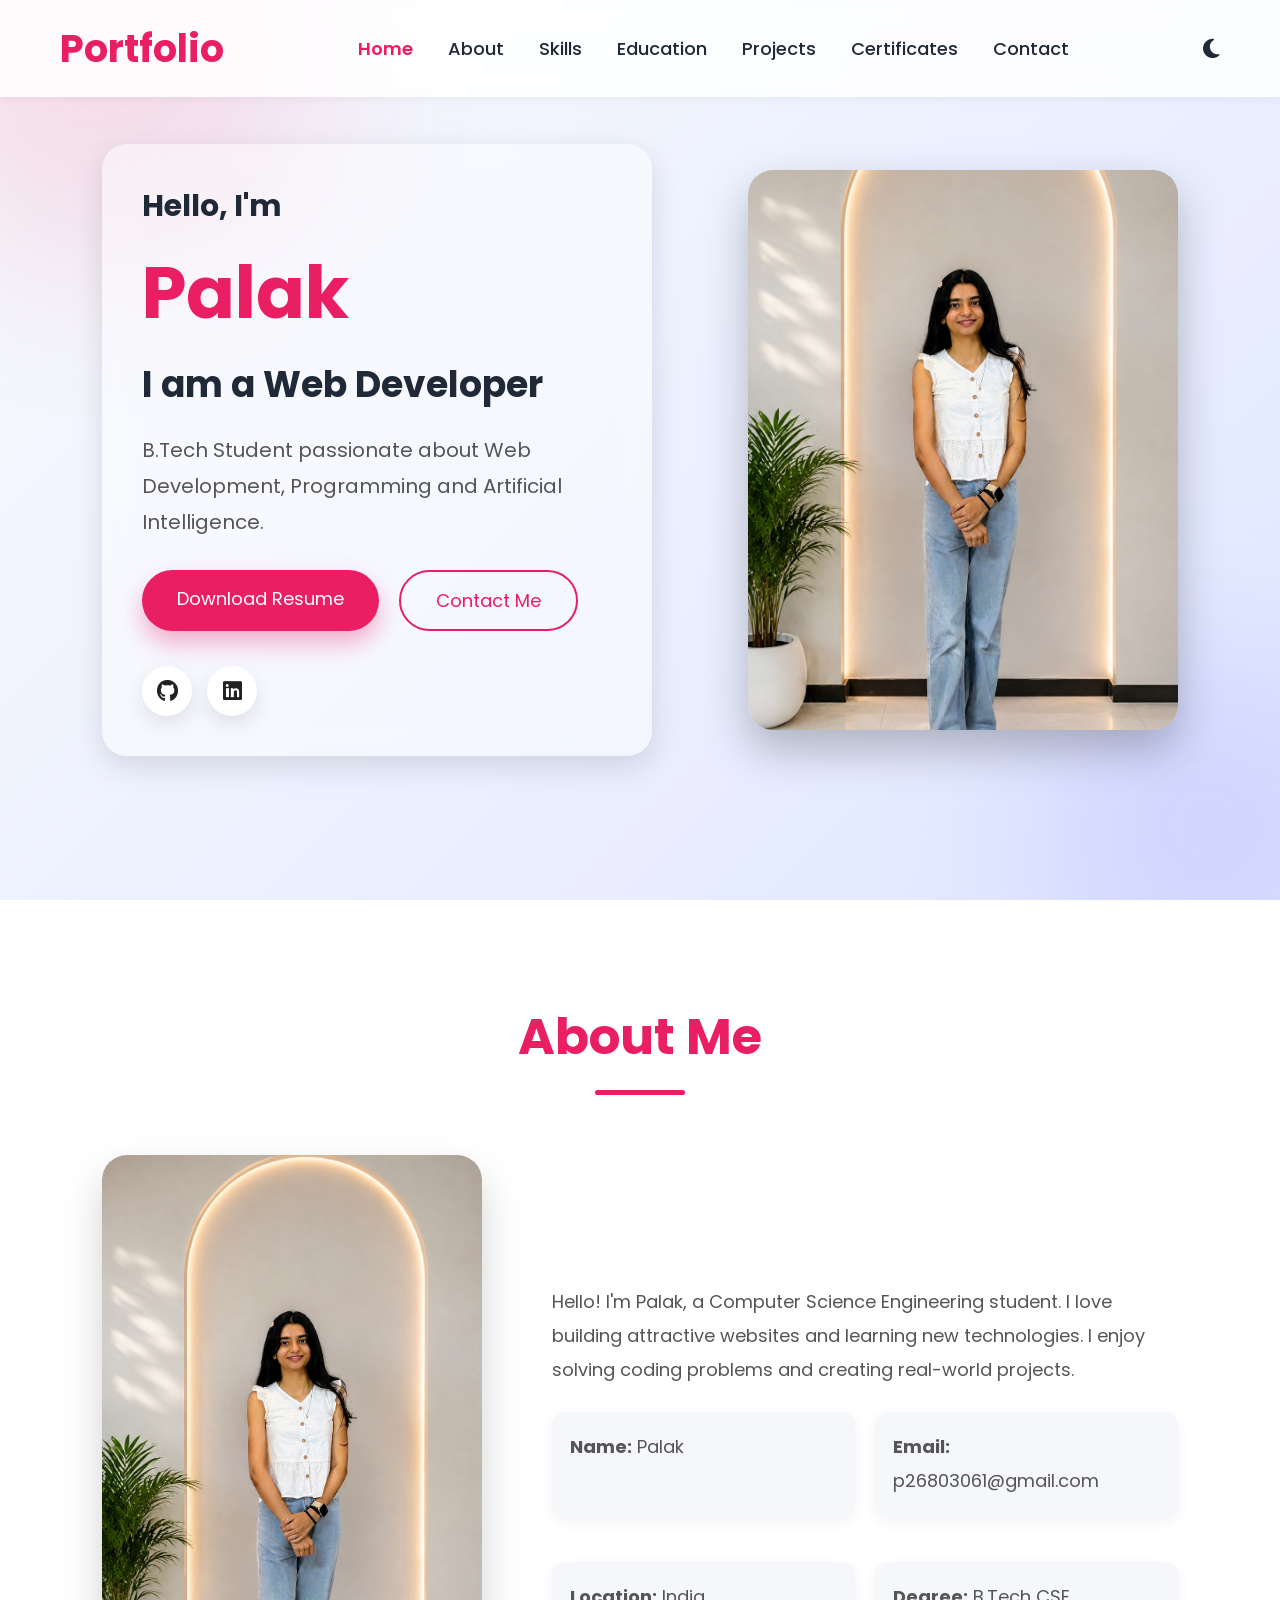
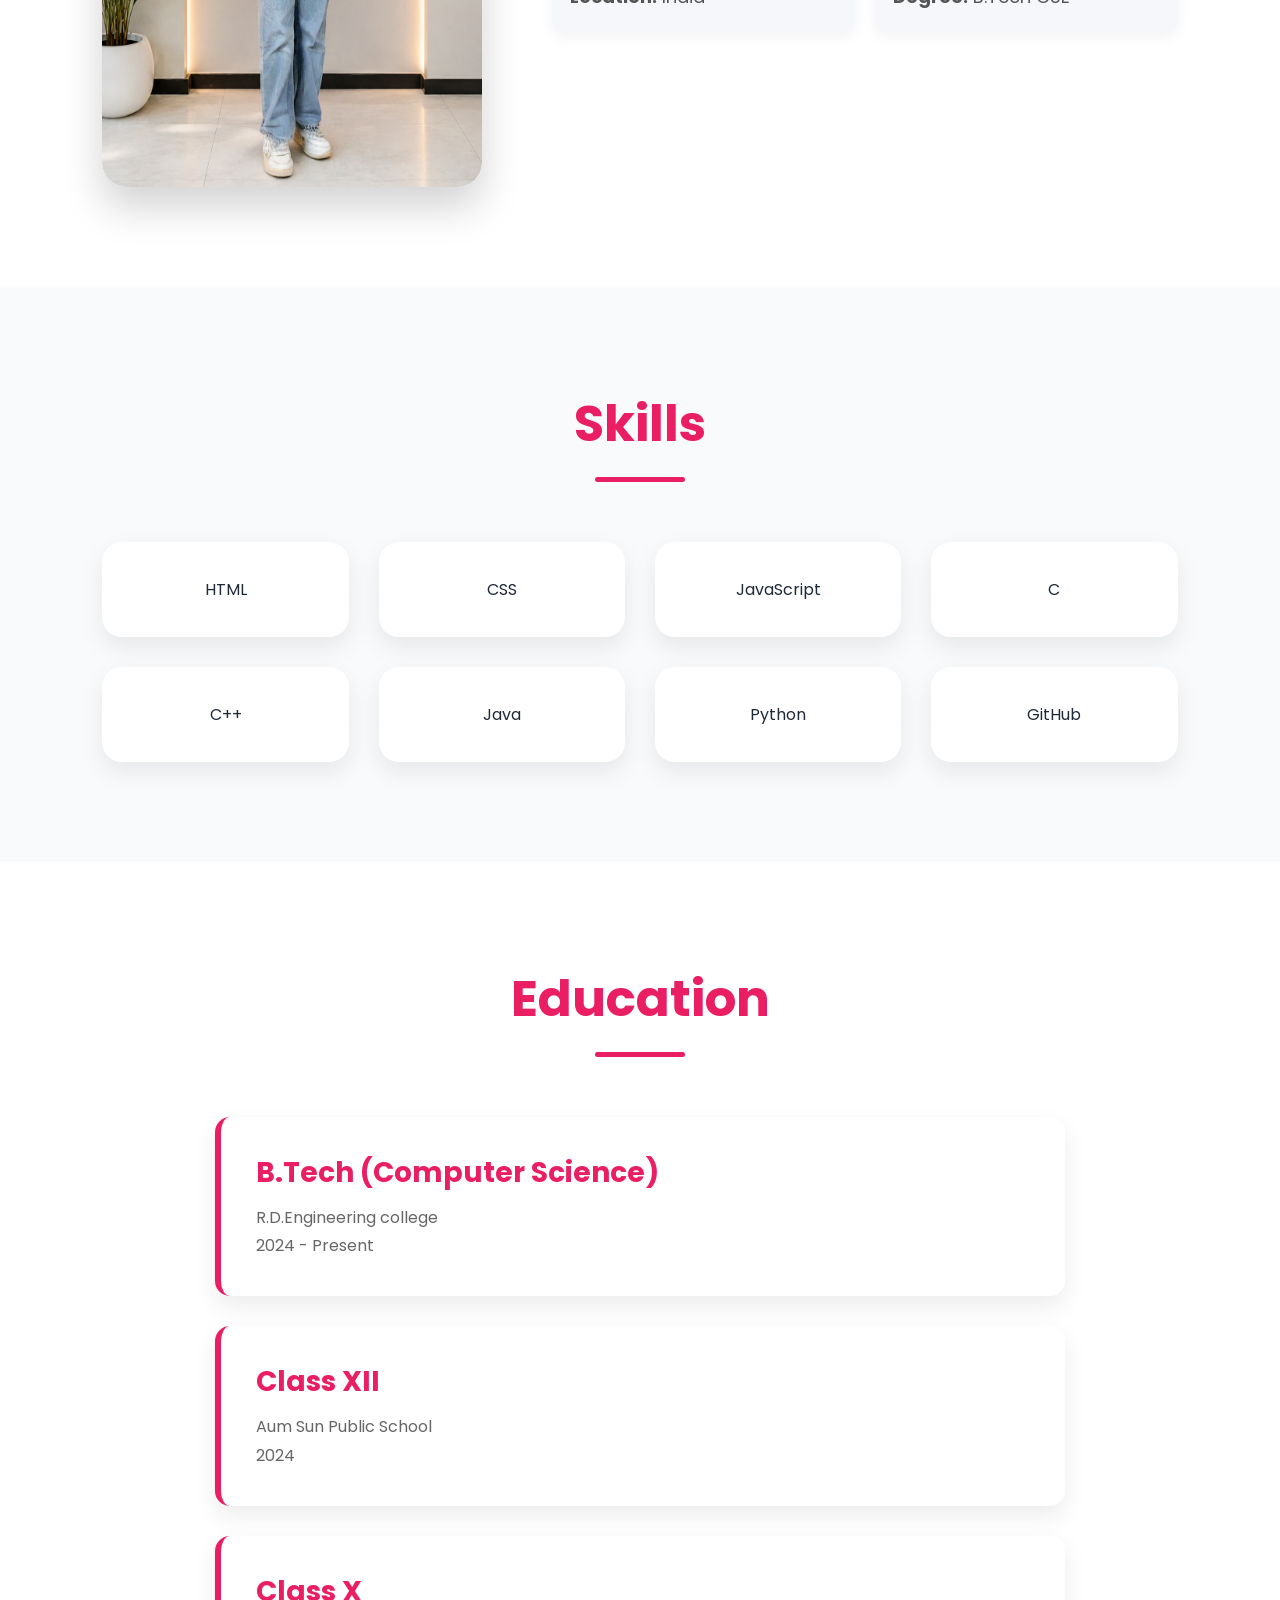
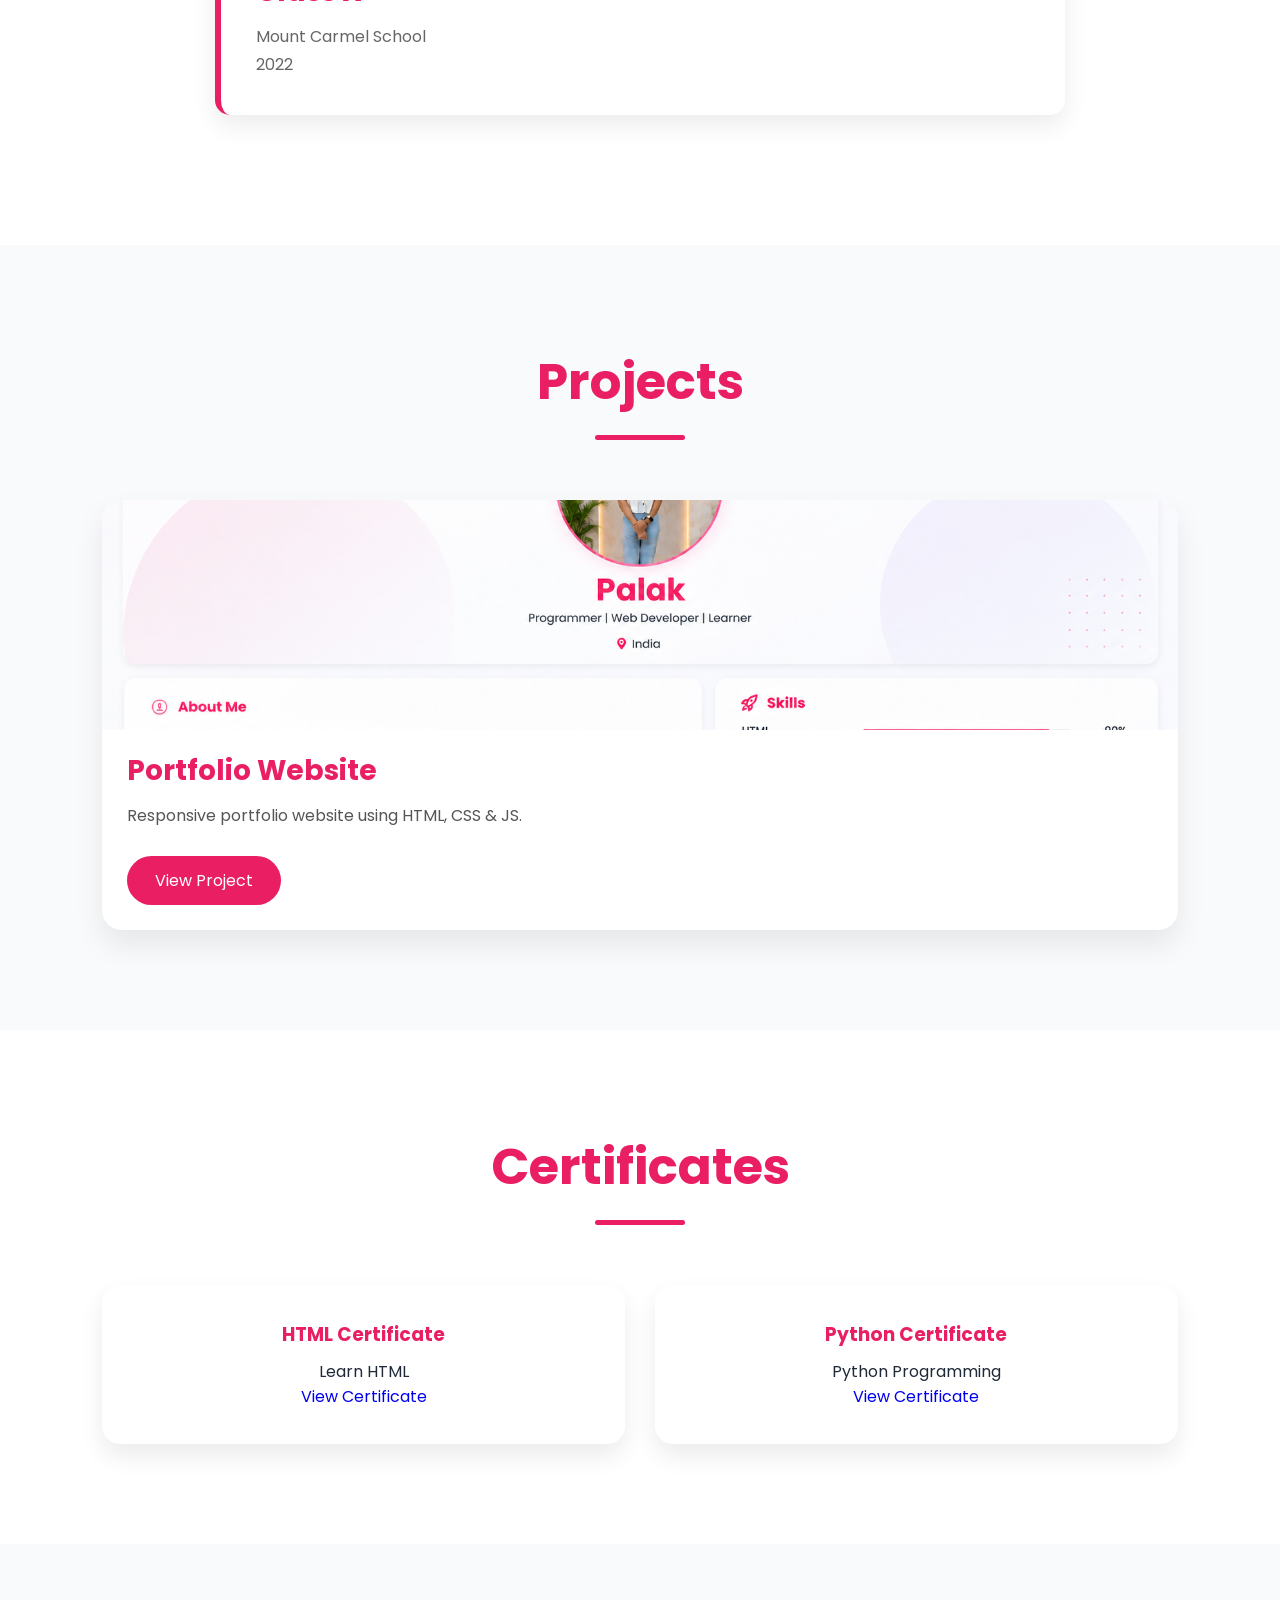
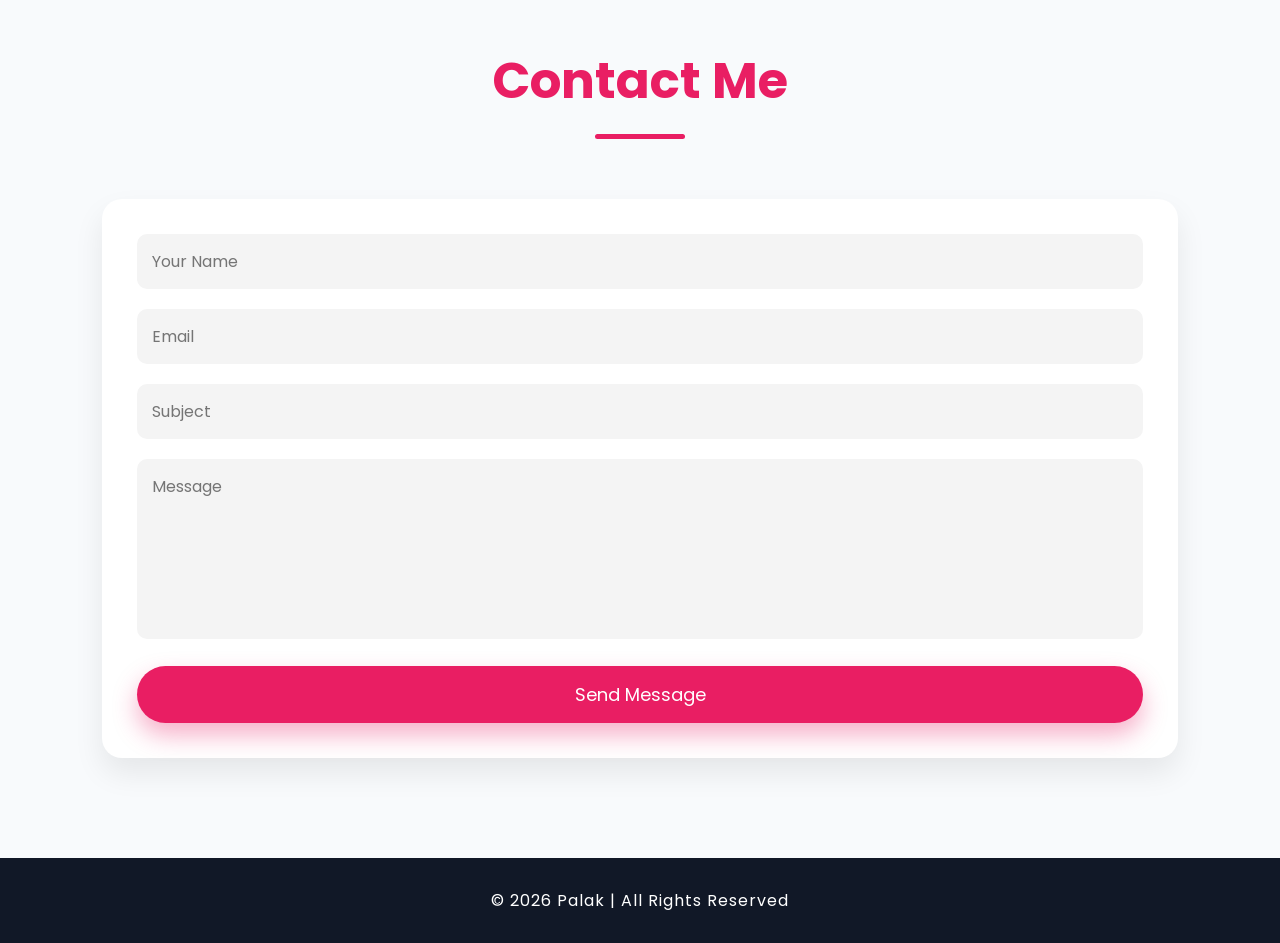
<file: index.html>
<!DOCTYPE html>
<html lang="en">
<head>
    <meta charset="UTF-8">
    <meta name="viewport" content="width=device-width, initial-scale=1.0">
    <title>My Portfolio</title>

    <!-- CSS -->
    <link rel="stylesheet" href="page.css">

    <!-- Font Awesome -->
    <link rel="stylesheet"
        href="https://cdnjs.cloudflare.com/ajax/libs/font-awesome/6.5.1/css/all.min.css">

    <!-- Google Font -->
    <link rel="preconnect" href="https://fonts.googleapis.com">
    <link rel="preconnect" href="https://fonts.gstatic.com" crossorigin>
    <link href="https://fonts.googleapis.com/css2?family=Poppins:wght@300;400;500;600;700&display=swap"
        rel="stylesheet">
</head>

<body>

    <!-- Navigation -->
    <header>
        <nav class="navbar">

            <h2 class="logo">Portfolio</h2>

            <ul class="nav-links">
                <li><a href="#home">Home</a></li>
                <li><a href="#about">About</a></li>
                <li><a href="#skills">Skills</a></li>
                <li><a href="#education">Education</a></li>
                <li><a href="#projects">Projects</a></li>
                <li><a href="#certificates">Certificates</a></li>
                <li><a href="#contact">Contact</a></li>
            </ul>

            <div class="nav-icons">
                <i class="fas fa-moon" id="darkMode"></i>
                <i class="fas fa-bars" id="menu"></i>
            </div>

        </nav>
    </header>

    <!-- Hero -->
    <section id="home" class="hero">

        <div class="hero-text">

            <h3>Hello, I'm</h3>

            <h1>Palak </h1>

            <h2>I am a <span id="typing"></span></h2>

            <p>
                B.Tech Student passionate about Web Development,
                Programming and Artificial Intelligence.
            </p>

            <div class="buttons">

                <a href="Resume.pdf" class="btn" download>
                    Download Resume
                </a>

                <a href="#contact" class="btn2">
                    Contact Me
                </a>

            </div>

            <div class="social-icons">

                <a href="https://github.com/your-github-garg-palak"><i class="fab fa-github"></i></a>

                <a href="https://www.linkedin.com/in/palak-2709v"><i class="fab fa-linkedin"></i></a>

            </div>

        </div>

        <div class="hero-image">

            <img src="images/MyImg.PNG" alt="Profile">

        </div>

    </section>

    <!-- About -->

    <section id="about">

        <h2 class="heading">About Me</h2>

        <div class="about-container">

            <img src="images/MyImg.PNG" alt="Profile">

            <div class="about-text">
                <p>

                    Hello! I'm Palak, a Computer Science Engineering student.
                    I love building attractive websites and learning new
                    technologies. I enjoy solving coding problems and creating
                    real-world projects.

                </p>

                <div class="about-info">

                    <p><strong>Name:</strong> Palak </p>

                    <p><strong>Email:</strong> p26803061@gmail.com</p>

                    <p><strong>Location:</strong> India</p>

                    <p><strong>Degree:</strong> B.Tech CSE</p>

                </div>

            </div>

        </div>

    </section>

    <!-- Skills -->

    <section id="skills">

        <h2 class="heading">Skills</h2>

        <div class="skill-container">

            <div class="skill-card">HTML</div>

            <div class="skill-card">CSS</div>

            <div class="skill-card">JavaScript</div>

            <div class="skill-card">C</div>

            <div class="skill-card">C++</div>

            <div class="skill-card">Java</div>

            <div class="skill-card">Python</div>

            <div class="skill-card">GitHub</div>

        </div>

    </section>

    <!-- Education -->

    <section id="education">

        <h2 class="heading">Education</h2>

        <div class="education-card">

            <h3>B.Tech (Computer Science)</h3>

            <p>R.D.Engineering college</p>

            <p>2024 - Present</p>

        </div>

        <div class="education-card">

            <h3>Class XII</h3>

            <p>Aum Sun Public School</p>

            <p>2024</p>

        </div>

        <div class="education-card">

            <h3>Class X</h3>

            <p>Mount Carmel School</p>

            <p>2022</p>

        </div>

    </section>

    <!-- Projects -->

    <section id="projects">

        <h2 class="heading">Projects</h2>

        <div class="project-container">

            <div class="project-card">

                <img src="images/PerImg.png">

                <h3>Portfolio Website</h3>

                <p>Responsive portfolio website using HTML, CSS & JS.</p>

                <a href="https://garg-palak.github.io/personal-portfolio/" target="_blank">
                    View Project</a>

            </div>

      <!--      <div class="project-card">

                <img src="images.jpg">

                <h3>Calculator</h3>

                <p>Simple calculator using JavaScript.</p>

                <a href="#">View Project</a>
            </div>-->
<!--
            <div class="project-card">

                <img src="images/project3.jpg">

                <h3>Login Page</h3>

                <p>Creative Login Page Design.</p>

                <a href="#">View Project</a>

            </div>
        -->
        </div>

    </section>

    <!-- Certificates -->

    <section id="certificates">

        <h2 class="heading">Certificates</h2>
    
        <div class="certificate-container">

            <div class="certificate-card">
                <h3>HTML Certificate</h3>
                <p>Learn HTML</p>
    
                <a href="images/Learn HTML.pdf" target="_blank">
                    View Certificate
                </a>
            </div>
    
            <div class="certificate-card">
                <h3>Python Certificate</h3>
                <p>Python Programming</p>
    
                <a href="images/Python.pdf" target="_blank">
                    View Certificate
                </a>
            </div>
    <!--
            <div class="certificate-card">
                <h3>Java Certificate</h3>
                <p>Java Programming</p>
    
                <a href="images/Java.pdf" target="_blank">
                    View Certificate
                </a>
            </div>
        --><!--
            <div class="certificate-card">
                <h3>AI Certificate</h3>
                <p>Artificial Intelligence Workshop</p>
    
                <a href="images/AI.pdf" target="_blank">
                    View Certificate
                </a>
            </div>
        -->
        </div>
    
    </section>

    <!-- Contact -->

    
<section id="contact">
    <h2 class="heading">Contact Me</h2>

    <form>
        <input
            type="text"
            name="name"
            placeholder="Your Name"
            required
        >

        <input
            type="email"
            name="email"
            placeholder="Email"
            required
        >

        <input
            type="text"
            name="subject"
            placeholder="Subject"
        >

        <textarea
            name="message"
            rows="6"
            placeholder="Message"
            required
        ></textarea>

        <button type="submit" class="btn">
            Send Message
        </button>
    </form>
</section>

<!-- Success Popup -->
<div class="popup-overlay" id="successPopup">
    <div class="popup-box">
        <div class="success-icon">✓</div>
        <h2>Message Sent!</h2>
        <p>Thank you for reaching out. I'll get back to you soon!</p>
        <button type="button" id="closePopup">Awesome!</button>
    </div>
</div>
    <!-- Footer -->

    <footer>

        <p>

            © 2026 Palak G | All Rights Reserved

        </p>

    </footer>

    <!-- Back To Top -->

    <button id="topBtn">

        <i class="fas fa-arrow-up"></i>

    </button>

    <!-- JavaScript -->

    <script src="script.jss"></script>

</body>
</html>
</file>
<file: page.css>
/*========================================
    Google Font
========================================*/
@import url('https://fonts.googleapis.com/css2?family=Poppins:wght@300;400;500;600;700;800&display=swap');

/*========================================
    CSS Variables
========================================*/

:root{

    --primary:#E91E63;
    --secondary:#8E24AA;

    --bg:#F8FAFC;
    --bg2:#EEF2FF;

    --text:#1F2937;
    --white:#ffffff;

    --shadow:0 10px 30px rgba(0,0,0,.12);

}

/*========================================
    Reset
========================================*/

*{
    margin:0;
    padding:0;
    box-sizing:border-box;
    font-family:'Poppins',sans-serif;
    scroll-behavior:smooth;
}

body{

    background:var(--bg);

    color:var(--text);

    transition:.4s;

    overflow-x:hidden;

}

img{

    max-width:100%;

    display:block;

}

a{

    text-decoration:none;

}

ul{

    list-style:none;

}

/*========================================
    Scroll Bar
========================================*/

::-webkit-scrollbar{

    width:8px;

}

::-webkit-scrollbar-thumb{

    background:var(--primary);

    border-radius:20px;

}

::-webkit-scrollbar-track{

    background:#ddd;

}

/*========================================
    Header
========================================*/

header{

    position:fixed;

    width:100%;

    top:0;

    left:0;

    z-index:1000;

    background:rgba(255,255,255,.85);

    backdrop-filter:blur(15px);

    box-shadow:0 2px 10px rgba(0,0,0,.05);

}

.navbar{

    max-width:1200px;

    margin:auto;

    display:flex;

    justify-content:space-between;

    align-items:center;

    padding:20px;

}

.logo{

    font-size:38px;

    font-weight:700;

    color:var(--primary);

}

.nav-links{

    display:flex;

    gap:35px;

}

.nav-links a{

    color:var(--text);

    font-size:18px;

    font-weight:500;

    transition:.3s;

}

.nav-links a:hover{

    color:var(--primary);

}

.nav-icons{

    display:flex;

    gap:20px;

    font-size:22px;

    cursor:pointer;

}

#menu{

    display:none;

}

/*========================================
        HERO SECTION
========================================*/

.hero{

    min-height:100vh;

    display:flex;

    justify-content:space-between;

    align-items:center;

    padding:120px 8%;

    position:relative;

    overflow:hidden;

    background:linear-gradient(
    135deg,
    #F8FAFC 0%,
    #EEF2FF 45%,
    #E0E7FF 100%
    );

}

/* Decorative Background */

.hero::before{

content:"";

position:absolute;

width:450px;

height:450px;

background:#E91E63;

opacity:.12;

border-radius:50%;

top:-180px;

left:-120px;

filter:blur(90px);

}

.hero::after{

content:"";

position:absolute;

width:350px;

height:350px;

background:#6C63FF;

opacity:.15;

border-radius:50%;

right:-100px;

bottom:-100px;

filter:blur(90px);

}

/*========================================
Hero Text
========================================*/

.hero-text{

max-width:550px;

padding:40px;

background:rgba(255,255,255,.45);

backdrop-filter:blur(15px);

border-radius:25px;

box-shadow:var(--shadow);

z-index:2;

}

.hero-text h3{

font-size:30px;

margin-bottom:10px;

}

.hero-text h1{

font-size:72px;

color:var(--primary);

margin-bottom:10px;

font-weight:700;

}

.hero-text h2{

font-size:36px;

margin-bottom:20px;

}

.hero-text p{

font-size:20px;

line-height:1.8;

color:#555;

margin-bottom:30px;

}

/*========================================
Buttons
========================================*/

.buttons{

display:flex;

gap:20px;

}

.btn{

background:var(--primary);

padding:15px 35px;

border-radius:50px;

color:white;

font-size:18px;

transition:.4s;

box-shadow:0 12px 25px rgba(233,30,99,.35);

}

.btn:hover{

transform:translateY(-5px);

background:#C2185B;

}

.btn2{

padding:15px 35px;

border:2px solid var(--primary);

border-radius:50px;

font-size:18px;

color:var(--primary);

transition:.4s;

}

.btn2:hover{

background:var(--primary);

color:white;

}

/*========================================
Social Icons
========================================*/

.social-icons{

margin-top:35px;

display:flex;

gap:15px;

}

.social-icons a{

width:50px;

height:50px;

display:flex;

justify-content:center;

align-items:center;

background:white;

border-radius:50%;

font-size:22px;

color:#222;

transition:.4s;

box-shadow:0 8px 20px rgba(0,0,0,.1);

}

.social-icons a:hover{

background:var(--primary);

color:white;

transform:translateY(-6px);

}

/*========================================
Hero Image
========================================*/

.hero-image{

position:relative;

z-index:2;

}

.hero-image img{

width:430px;

height:560px;

object-fit:cover;

border-radius:25px;

box-shadow:0 20px 45px rgba(0,0,0,.25);

transition:.5s;

}

.hero-image img:hover{

transform:translateY(-10px) scale(1.03);

}
/*========================================
    Section Common
========================================*/

section{
    padding:100px 8%;
}

.heading{

    text-align:center;

    font-size:50px;

    color:var(--primary);

    margin-bottom:60px;

    font-weight:700;

    position:relative;

}

.heading::after{

    content:"";

    width:90px;

    height:5px;

    background:var(--primary);

    display:block;

    margin:15px auto;

    border-radius:10px;

}

/*========================================
    About Section
========================================*/

#about{

    background:var(--white);

}

.about-container{

    max-width:1200px;

    margin:auto;

    display:flex;

    justify-content:space-between;

    align-items:center;

    gap:70px;

}

.about-container img{

    width:380px;

    border-radius:25px;

    box-shadow:0 20px 40px rgba(0,0,0,.18);

    transition:.4s;

}

.about-container img:hover{

    transform:scale(1.03);

}

.about-text{

    flex:1;

}

.about-text h3{

    font-size:34px;

    margin-bottom:20px;

}

.about-text p{

    font-size:18px;

    line-height:1.9;

    color:#555;

    margin-bottom:25px;

}

.about-info{

    display:grid;

    grid-template-columns:repeat(2,1fr);

    gap:20px;

    margin-top:25px;

}

.about-info p{

    background:#F5F7FA;

    padding:18px;

    border-radius:12px;

    box-shadow:0 5px 15px rgba(0,0,0,.05);

}

/*========================================
    Skills Section
========================================*/

#skills{

    background:#F8FAFC;

}

.skill-container{

    max-width:1200px;

    margin:auto;

    display:grid;

    grid-template-columns:repeat(auto-fit,minmax(220px,1fr));

    gap:30px;

}

.skill-card{

    background:white;

    padding:35px;

    border-radius:20px;

    text-align:center;

    box-shadow:0 10px 25px rgba(0,0,0,.08);

    transition:.4s;

    cursor:pointer;

}

.skill-card i{

    font-size:45px;

    color:var(--primary);

    margin-bottom:20px;

}

.skill-card h3{

    font-size:24px;

    margin-bottom:10px;

}

.skill-card p{

    color:#666;

}

.skill-card:hover{

    transform:translateY(-12px);

    box-shadow:0 18px 35px rgba(0,0,0,.15);

}

/*========================================
    Skill Progress Bars
========================================*/

.progress{

    width:100%;

    height:10px;

    background:#ddd;

    border-radius:20px;

    margin-top:20px;

    overflow:hidden;

}

.progress span{

    display:block;

    height:100%;

    background:linear-gradient(90deg,#E91E63,#8E24AA);

    border-radius:20px;

}

/* Example */

.html{

    width:95%;

}

.css{

    width:90%;

}

.js{

    width:85%;

}

.java{

    width:80%;

}

.python{

    width:75%;

}

/*========================================
    Education
========================================*/

#education{

    background:white;

}

.education-card{

    max-width:850px;

    margin:30px auto;

    background:white;

    padding:35px;

    border-left:6px solid var(--primary);

    border-radius:15px;

    box-shadow:0 10px 25px rgba(0,0,0,.08);

    transition:.4s;

}

.education-card:hover{

    transform:translateX(12px);

}

.education-card h3{

    font-size:28px;

    color:var(--primary);

    margin-bottom:10px;

}

.education-card p{

    color:#666;

    line-height:1.8;

}

/*========================================
    Timeline
========================================*/

.timeline{

    position:relative;

}

.timeline::before{

    content:"";

    position:absolute;

    left:22px;

    top:0;

    width:4px;

    height:100%;

    background:var(--primary);

}

/*========================================
    Fade Animation
========================================*/

.skill-card,
.education-card,
.about-container{

    opacity:0;

    transform:translateY(40px);

    animation:fadeUp .8s forwards;

}

@keyframes fadeUp{

    to{

        opacity:1;

        transform:translateY(0);

    }

}
/*========================================
            PROJECTS
========================================*/

#projects{
    background:#F8FAFC;
}

.project-container{

    max-width:1200px;

    margin:auto;

    display:grid;

    grid-template-columns:repeat(auto-fit,minmax(330px,1fr));

    gap:35px;

}

.project-card{

    background:white;

    border-radius:20px;

    overflow:hidden;

    box-shadow:0 15px 30px rgba(0,0,0,.08);

    transition:.4s;

}

.project-card:hover{

    transform:translateY(-12px);

    box-shadow:0 20px 40px rgba(0,0,0,.18);

}

.project-card img{

    width:100%;

    height:230px;

    object-fit:cover;

}

.project-card h3{

    padding:20px 25px 10px;

    font-size:28px;

    color:var(--primary);

}

.project-card p{

    padding:0 25px;

    color:#555;

    line-height:1.8;

    margin-bottom:25px;

}

.project-card a{

    display:inline-block;

    margin:0 25px 25px;

    padding:12px 28px;

    background:var(--primary);

    color:white;

    border-radius:40px;

    transition:.4s;

}

.project-card a:hover{

    background:#C2185B;

}

/*========================================
        CERTIFICATES
========================================*/

#certificates{

    background:white;

}

.certificate-container{

    max-width:1200px;

    margin:auto;

    display:grid;

    grid-template-columns:repeat(auto-fit,minmax(260px,1fr));

    gap:30px;

}

.certificate-card{

    background:white;

    padding:35px;

    border-radius:18px;

    text-align:center;

    box-shadow:0 12px 25px rgba(0,0,0,.08);

    transition:.4s;

}

.certificate-card img{

    width:80px;

    margin:auto;

    margin-bottom:20px;

}

.certificate-card h3{

    color:var(--primary);

    margin-bottom:10px;

}

.certificate-card:hover{

    transform:translateY(-10px);

    background:linear-gradient(135deg,#E91E63,#8E24AA);

    color:white;

}

.certificate-card:hover h3{

    color:white;

}

/*========================================
            CONTACT
========================================*/

#contact{

    background:#F8FAFC;

}

.contact-container{

    max-width:1000px;

    margin:auto;

    display:grid;

    grid-template-columns:1fr 1fr;

    gap:40px;

}

.contact-info{

    display:flex;

    flex-direction:column;

    justify-content:center;

}

.contact-info h3{

    font-size:35px;

    color:var(--primary);

    margin-bottom:20px;

}

.contact-info p{

    line-height:1.8;

    margin-bottom:15px;

}

.contact-info i{

    color:var(--primary);

    margin-right:10px;

}

form{

    background:white;

    padding:35px;

    border-radius:20px;

    box-shadow:0 15px 30px rgba(0,0,0,.08);

}

form input,
form textarea{

    width:100%;

    padding:15px;

    margin-bottom:20px;

    border:none;

    border-radius:10px;

    background:#F4F4F4;

    font-size:16px;

}

form textarea{

    resize:none;

}

form button{

    border:none;

    cursor:pointer;

    width:100%;

}

/*========================================
            FOOTER
========================================*/

footer{

    background:#111827;

    color:white;

    padding:30px;

    text-align:center;

}

footer p{

    font-size:16px;

    letter-spacing:1px;

}

.footer-icons{

    margin-top:20px;

}

.footer-icons a{

    width:45px;

    height:45px;

    display:inline-flex;

    justify-content:center;

    align-items:center;

    background:#222;

    color:white;

    border-radius:50%;

    margin:0 10px;

    transition:.4s;

}

.footer-icons a:hover{

    background:var(--primary);

}

/*========================================
        BACK TO TOP BUTTON
========================================*/

#topBtn{

    position:fixed;

    right:25px;

    bottom:25px;

    width:55px;

    height:55px;

    border:none;

    border-radius:50%;

    background:var(--primary);

    color:white;

    font-size:20px;

    cursor:pointer;

    display:none;

    transition:.4s;

    z-index:999;

    box-shadow:0 12px 25px rgba(0,0,0,.2);

}

#topBtn:hover{

    transform:translateY(-6px);

    background:#C2185B;

}

/*========================================
        SCROLL ANIMATION
========================================*/

.project-card,
.certificate-card,
.contact-container{

    opacity:0;

    transform:translateY(40px);

    animation:fadeUp .8s forwards;

}
/*========================================
            DARK MODE
========================================*/

body.dark{

    --bg:#0F172A;
    --bg2:#111827;
    --text:#F8FAFC;
    --white:#1F2937;

    background:var(--bg);
    color:var(--text);

}

body.dark header{

    background:rgba(15,23,42,.9);

    backdrop-filter:blur(15px);

}

body.dark .hero{

background:linear-gradient(
135deg,
#0F172A,
#111827,
#1E293B
);

}

body.dark .hero-text{

background:rgba(17,24,39,.55);

color:white;

}

body.dark .hero-text p{

color:#ddd;

}

body.dark .nav-links a{

color:white;

}

body.dark .about-info p,
body.dark .skill-card,
body.dark .education-card,
body.dark .project-card,
body.dark .certificate-card,
body.dark form{

background:#1F2937;

color:white;

}

body.dark .project-card p,
body.dark .education-card p,
body.dark .about-text p{

color:#ddd;

}

body.dark input,
body.dark textarea{

background:#111827;

color:white;

border:1px solid #374151;

}

body.dark footer{

background:#020617;

}

body.dark .social-icons a{

background:#1F2937;

color:white;

}

body.dark .social-icons a:hover{

background:var(--primary);

}

/*========================================
        ACTIVE NAVBAR
========================================*/

.nav-links a.active{

color:var(--primary);

font-weight:600;

}

/*========================================
        IMAGE HOVER EFFECT
========================================*/

.hero-image{

animation:floatImage 5s ease-in-out infinite;

}

@keyframes floatImage{

0%{

transform:translateY(0px);

}

50%{

transform:translateY(-15px);

}

100%{

transform:translateY(0px);

}

}

/*========================================
        FADE ANIMATION
========================================*/

.fade{

animation:fade 1s ease;

}

@keyframes fade{

from{

opacity:0;

}

to{

opacity:1;

}

}

/*========================================
        RESPONSIVE
========================================*/

@media(max-width:1100px){

.hero{

flex-direction:column-reverse;

text-align:center;

gap:50px;

}

.hero-text{

max-width:700px;

}

.about-container{

flex-direction:column;

text-align:center;

}

.about-info{

grid-template-columns:1fr;

}

.contact-container{

grid-template-columns:1fr;

}

}

@media(max-width:768px){

.nav-links{

position:absolute;

top:80px;

right:-100%;

width:250px;

background:white;

display:flex;

flex-direction:column;

padding:30px;

transition:.4s;

border-radius:20px;

box-shadow:0 10px 25px rgba(0,0,0,.15);

}

body.dark .nav-links{

background:#111827;

}

.nav-links.active{

right:20px;

}

.nav-links li{

margin:18px 0;

}

#menu{

display:block;

font-size:28px;

cursor:pointer;

}

.hero{

padding-top:140px;

}

.hero h1{

font-size:52px;

}

.hero h2{

font-size:30px;

}

.hero-image img{

width:330px;

height:430px;

}

.heading{

font-size:40px;

}

.buttons{

flex-direction:column;

align-items:center;

}

.skill-container{

grid-template-columns:repeat(2,1fr);

}

.project-container{

grid-template-columns:1fr;

}

.certificate-container{

grid-template-columns:1fr;

}

}

@media(max-width:500px){

.logo{

font-size:30px;

}

.hero h1{

font-size:42px;

}

.hero h2{

font-size:24px;

}

.hero p{

font-size:16px;

}

.hero-image img{

width:260px;

height:340px;

}

.heading{

font-size:34px;

}

.skill-container{

grid-template-columns:1fr;

}

.buttons{

width:100%;

}

.btn,
.btn2{

width:100%;

text-align:center;

}

.social-icons{

justify-content:center;

flex-wrap:wrap;

}

.about-container img{

width:250px;

}

}

/*========================================
        SELECTION COLOR
========================================*/

::selection{

background:var(--primary);

color:white;

}

/*========================================
        SMOOTH CARD EFFECT
========================================*/

.skill-card:hover,
.project-card:hover,
.education-card:hover,
.certificate-card:hover{

transform:translateY(-12px);

box-shadow:0 25px 50px rgba(0,0,0,.18);

}

/*========================================
        GLASS EFFECT
========================================*/

.glass{

background:rgba(255,255,255,.25);

backdrop-filter:blur(18px);

border-radius:20px;

border:1px solid rgba(255,255,255,.3);

}

body.dark .glass{

background:rgba(255,255,255,.08);

}

/*========================================
        LOADER (OPTIONAL)
========================================*/

.loader{

position:fixed;

top:0;

left:0;

width:100%;

height:100%;

background:white;

display:flex;

justify-content:center;

align-items:center;

z-index:9999;

}

.loader::after{

content:"";

width:60px;

height:60px;

border:6px solid #ddd;

border-top:6px solid var(--primary);

border-radius:50%;

animation:spin 1s linear infinite;

}

@keyframes spin{

100%{

transform:rotate(360deg);
}
}

/* Success Popup */
.popup-overlay {
    position: fixed;
    inset: 0;
    background: rgba(0, 0, 0, 0.65);
    backdrop-filter: blur(6px);
    display: flex;
    justify-content: center;
    align-items: center;
    z-index: 9999;
    opacity: 0;
    visibility: hidden;
    transition: 0.3s ease;
}

.popup-overlay.show {
    opacity: 1;
    visibility: visible;
}

.popup-box {
    width: 90%;
    max-width: 380px;
    padding: 35px 25px;
    background: #fff;
    border-radius: 22px;
    text-align: center;
    box-shadow: 0 15px 50px rgba(0, 0, 0, 0.25);
    transform: scale(0.8);
    transition: 0.3s ease;
}

.popup-overlay.show .popup-box {
    transform: scale(1);
}

.success-icon {
    width: 75px;
    height: 75px;
    margin: 0 auto 20px;
    display: flex;
    align-items: center;
    justify-content: center;
    background: #e4f9ec;
    color: #20a45a;
    border-radius: 50%;
    font-size: 42px;
    font-weight: bold;
}

.popup-box h2 {
    color: #222;
    margin-bottom: 12px;
}

.popup-box p {
    color: #666;
    line-height: 1.6;
    margin-bottom: 25px;
}

.popup-box button {
    padding: 12px 30px;
    border: none;
    border-radius: 25px;
    background: #20a45a;
    color: white;
    font-size: 16px;
    font-weight: 600;
    cursor: pointer;
    transition: 0.2s;
}

.popup-box button:hover {
    background: #168346;
    transform: translateY(-2px);
}
</file>
